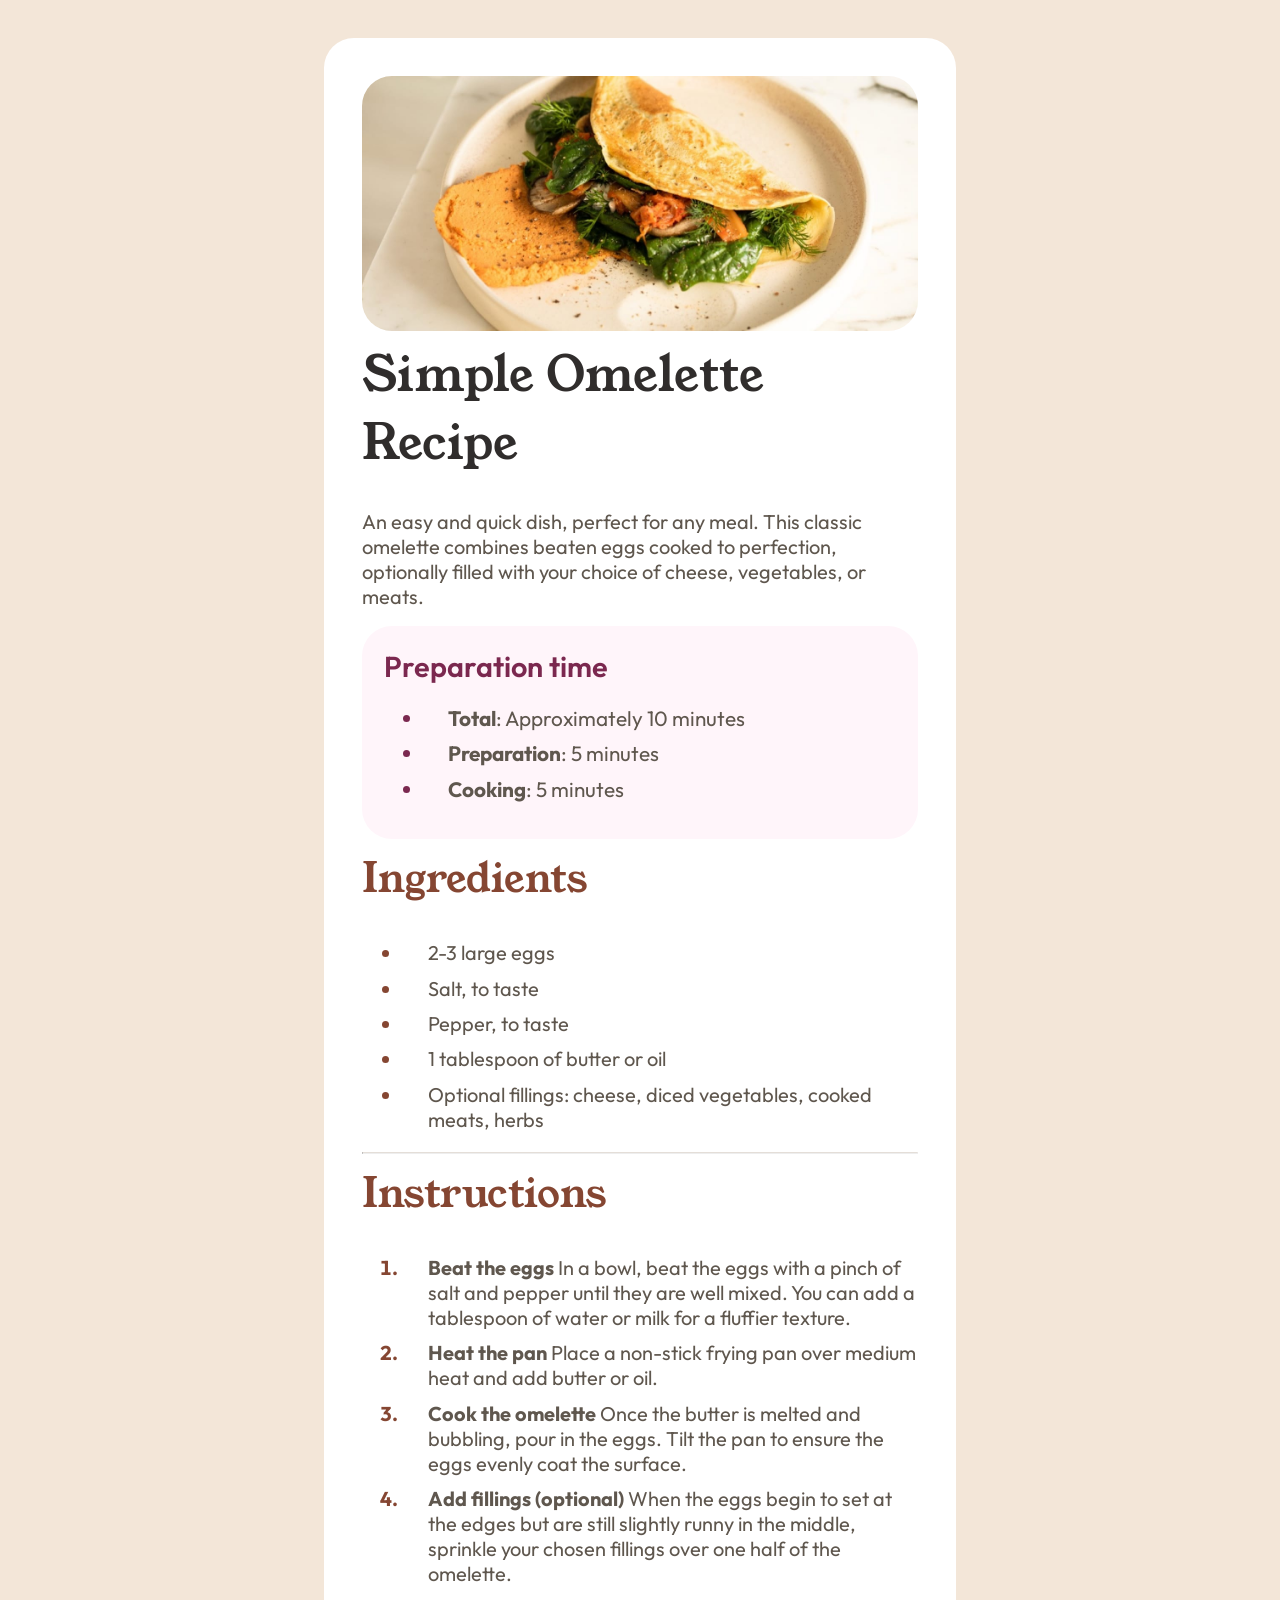
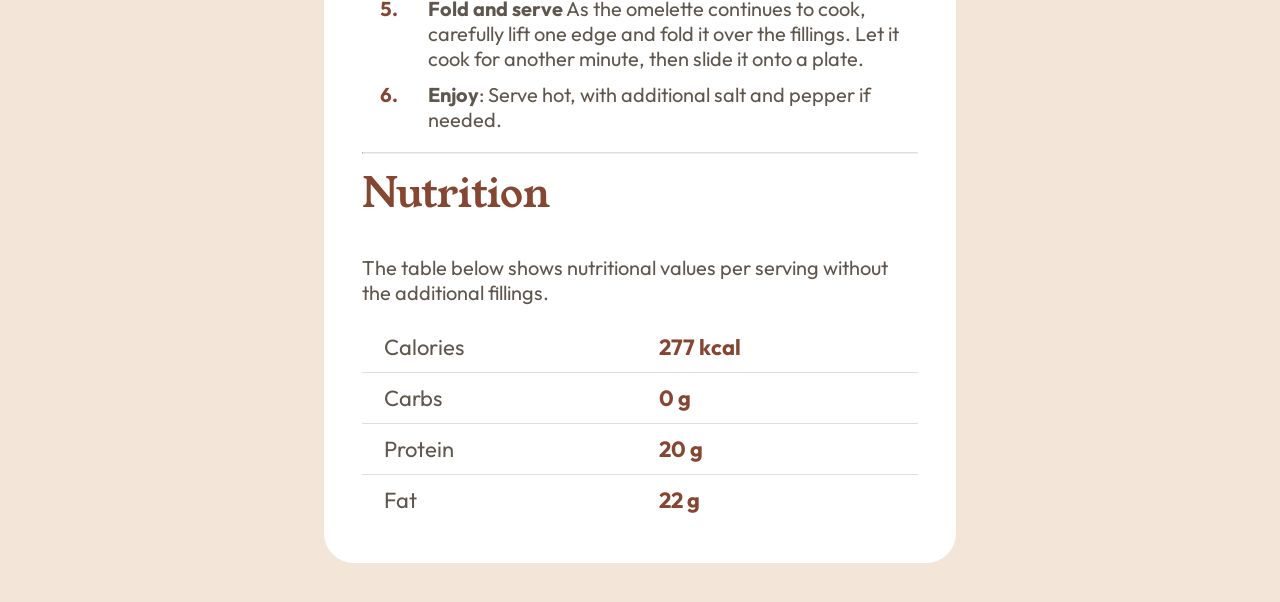
<file: index.html>
<!DOCTYPE html>
<html lang="en">
<head>
    <meta charset="UTF-8">
    <meta name="viewport" content="width=device-width, initial-scale=1.0">
    <title>Recept</title>
    <link href="style.css" rel="stylesheet">
    <link rel="preconnect" href="https://fonts.googleapis.com">
    <link rel="preconnect" href="https://fonts.gstatic.com" crossorigin>
    <link href="https://fonts.googleapis.com/css2?family=Outfit:wght@100..900&family=Young+Serif&display=swap" rel="stylesheet">
</head>
<body>
    <div class="center">
        <img src="image-omelette.jpeg">
        <h1>Simple Omelette Recipe</h1>
        An easy and quick dish, perfect for any meal. This classic omelette combines beaten eggs cooked 
        to perfection, optionally filled with your choice of cheese, vegetables, or meats.
        <div class="purple">
            <h1>Preparation time</h1>

            <ul>
                <li><b>Total</b>: Approximately 10 minutes</li>
                <li><b>Preparation</b>: 5 minutes</li>
                <li><b>Cooking</b>: 5 minutes</li>
            </ul>
        </div>
        <h2>Ingredients</h2>
        <ul>
            <li>2-3 large eggs</li>
            <li>Salt, to taste</li>
            <li>Pepper, to taste</li>
            <li>1 tablespoon of butter or oil</li>
            <li>Optional fillings: cheese, diced vegetables, cooked meats, herbs</li>
        </ul>
        <hr>
        <h2>Instructions</h2>
        <ol>
            <li><b>Beat the eggs</b> In a bowl, beat the eggs with a pinch of salt and pepper until they are well mixed. 
            You can add a tablespoon of water or milk for a fluffier texture.</li>

            <li><b>Heat the pan</b> Place a non-stick frying pan over medium heat and add butter or oil.</li>

            <li><b>Cook the omelette</b> Once the butter is melted and bubbling, pour in the eggs. Tilt the pan to ensure 
            the eggs evenly coat the surface.</li>

            <li><b>Add fillings (optional)</b> When the eggs begin to set at the edges but are still slightly runny in the 
            middle, sprinkle your chosen fillings over one half of the omelette.</li>

            <li><b>Fold and serve</b> As the omelette continues to cook, carefully lift one edge and fold it over the 
            fillings. Let it cook for another minute, then slide it onto a plate.</li>

            <li><b>Enjoy</b>: Serve hot, with additional salt and pepper if needed.</li>
        </ol>
        <hr>
        <h2>Nutrition</h2>
        The table below shows nutritional values per serving without the additional fillings.
        <table>
            <tr><td>Calories</td><td class="right">277 kcal</td></tr>
            <tr><td>Carbs</td><td class="right">0 g</td></tr>
            <tr><td>Protein</td><td class="right">20 g</td></tr>
            <tr class="t_last"><td>Fat</td><td class="right">22 g</td></tr>
        </table>

    </div>
</body>
</html>
</file>
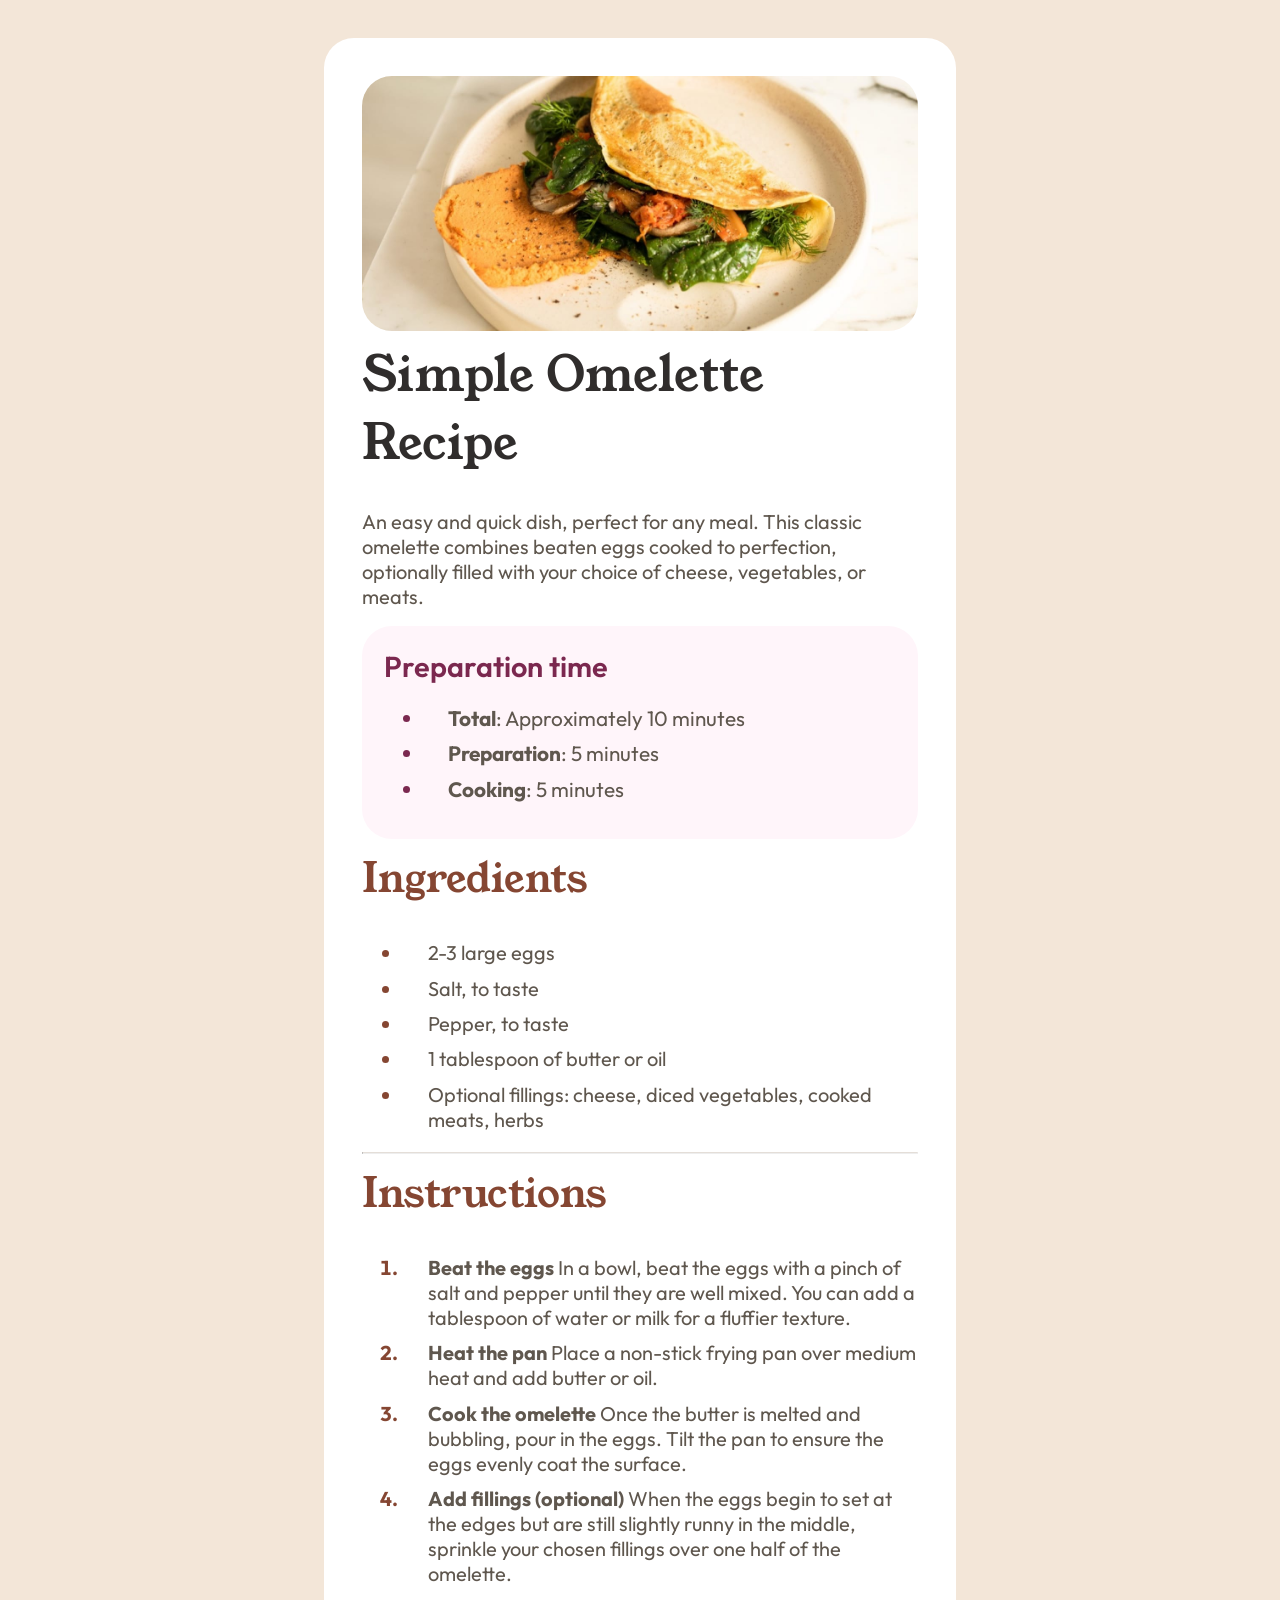
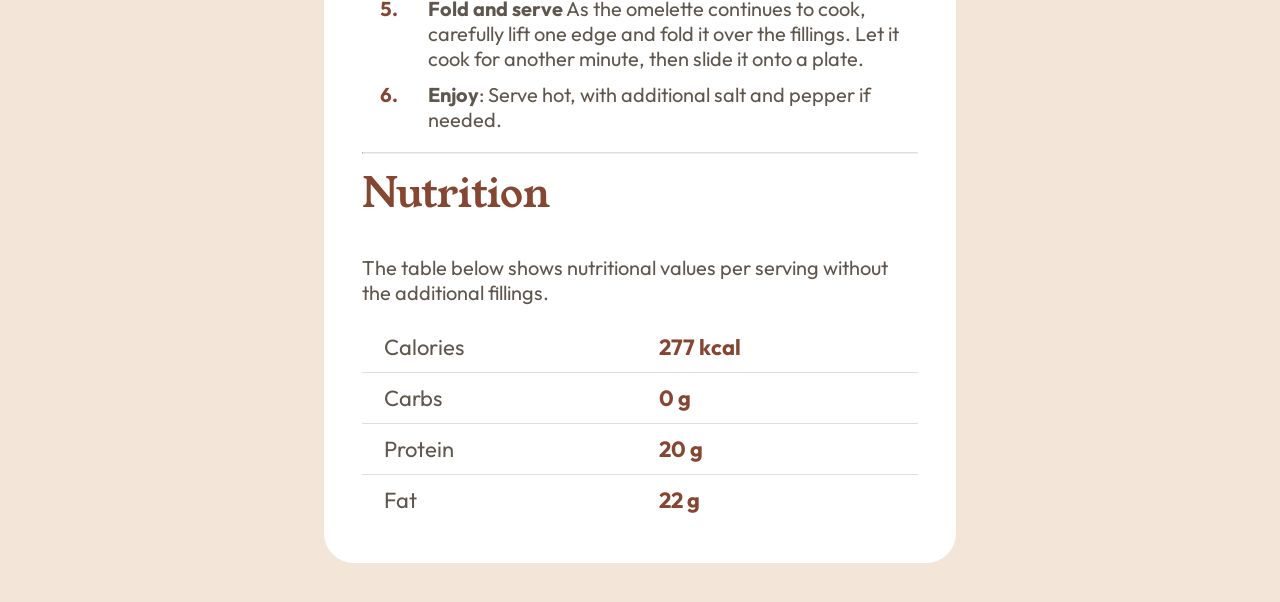
<file: index (1).html>
<!DOCTYPE html>
<html lang="en">
<head>
    <meta charset="UTF-8">
    <meta name="viewport" content="width=device-width, initial-scale=1.0">
    <title>Recept</title>
    <link href="style (1).css" rel="stylesheet">
    <link rel="preconnect" href="https://fonts.googleapis.com">
    <link rel="preconnect" href="https://fonts.gstatic.com" crossorigin>
    <link href="https://fonts.googleapis.com/css2?family=Outfit:wght@100..900&family=Young+Serif&display=swap" rel="stylesheet">
</head>
<body>
    <div class="center">
        <img src="image-omelette.jpeg">
        <h1>Simple Omelette Recipe</h1>
        An easy and quick dish, perfect for any meal. This classic omelette combines beaten eggs cooked 
        to perfection, optionally filled with your choice of cheese, vegetables, or meats.
        <div class="purple">
            <h1>Preparation time</h1>

            <ul>
                <li><b>Total</b>: Approximately 10 minutes</li>
                <li><b>Preparation</b>: 5 minutes</li>
                <li><b>Cooking</b>: 5 minutes</li>
            </ul>
        </div>
        <h2>Ingredients</h2>
        <ul>
            <li>2-3 large eggs</li>
            <li>Salt, to taste</li>
            <li>Pepper, to taste</li>
            <li>1 tablespoon of butter or oil</li>
            <li>Optional fillings: cheese, diced vegetables, cooked meats, herbs</li>
        </ul>
        <hr>
        <h2>Instructions</h2>
        <ol>
            <li><b>Beat the eggs</b> In a bowl, beat the eggs with a pinch of salt and pepper until they are well mixed. 
            You can add a tablespoon of water or milk for a fluffier texture.</li>

            <li><b>Heat the pan</b> Place a non-stick frying pan over medium heat and add butter or oil.</li>

            <li><b>Cook the omelette</b> Once the butter is melted and bubbling, pour in the eggs. Tilt the pan to ensure 
            the eggs evenly coat the surface.</li>

            <li><b>Add fillings (optional)</b> When the eggs begin to set at the edges but are still slightly runny in the 
            middle, sprinkle your chosen fillings over one half of the omelette.</li>

            <li><b>Fold and serve</b> As the omelette continues to cook, carefully lift one edge and fold it over the 
            fillings. Let it cook for another minute, then slide it onto a plate.</li>

            <li><b>Enjoy</b>: Serve hot, with additional salt and pepper if needed.</li>
        </ol>
        <hr>
        <h2>Nutrition</h2>
        The table below shows nutritional values per serving without the additional fillings.
        <table>
            <tr><td>Calories</td><td class="right">277 kcal</td></tr>
            <tr><td>Carbs</td><td class="right">0 g</td></tr>
            <tr><td>Protein</td><td class="right">20 g</td></tr>
            <tr class="t_last"><td>Fat</td><td class="right">22 g</td></tr>
        </table>

    </div>
</body>
</html>
</file>
<file: style.css>
* {
    box-sizing: border-box;
}

body {
    background-color: hsl(30, 54%, 90%);
}

div.center {
    width: 50%;
    background-color: hsl(0, 0%, 100%);
    border-radius: 30px;
    margin: 3vw;
    margin-left: 25%;
    padding: 3%;
    font-size: 20px;

    font-family: "Outfit", sans-serif;
    font-optical-sizing: auto;
    font-weight: 400;
    color: hsl(30, 10%, 34%);
}
.purple {
    background-color: hsl(330, 100%, 98%);
    border-radius: 30px;
    width: 100%;
    padding: 3%;
    padding-left: 4%;
    margin-top: 3%;
    font-size: 1.3rem;
}
.purple h1 {
    color: hsl(332, 51%, 32%);
    font-family: "Outfit", sans-serif;
    font-optical-sizing: auto;
    font-weight: 600;
    font-size: 1.8rem;
}
ul {
    list-style-type: disc;
    list-style-position: outside;
}
.purple li::marker {
  color: hsl(332, 51%, 32%);
}
li::marker {
  color: hsl(14, 45%, 36%);
  font-weight: 700;
}
li {
  padding-left: 5%;
  margin-top: 2%;
}


.center img {
    width: 100%;
    height: auto;
    border-radius: 30px;
    margin: 0%;
}

h1 {
    font-family: "Young Serif", serif;
    font-weight: 400;
    margin-top: 1%;
    font-size: 3rem;
    color: hsl(24, 5%, 18%);
}

h2 {
    color: hsl(14, 45%, 36%);
    font-family: "Young Serif", serif;
    font-weight: 400;
    margin-top: 2%;
    font-size: 2.5rem;
}

hr {
    border-top: 1px solid hsl(30, 18%, 87%);
}

.center table {
    width: 100%;
    margin-top: 3%;
    border-collapse: collapse;
}
.center td {
    padding: 2%;
    padding-left: 4%;
    font-size: 22px;
    border-bottom: 1px solid hsl(30, 18%, 87%);
}
.t_last td {
    border-bottom: none;
}
.center td.right {
    color: hsl(14, 45%, 36%);
    font-weight: 700;
}
</file>
<file: style (1).css>
* {
    box-sizing: border-box;
}

body {
    background-color: hsl(30, 54%, 90%);
}

div.center {
    width: 50%;
    background-color: hsl(0, 0%, 100%);
    border-radius: 30px;
    margin: 3vw;
    margin-left: 25%;
    padding: 3%;
    font-size: 20px;

    font-family: "Outfit", sans-serif;
    font-optical-sizing: auto;
    font-weight: 400;
    color: hsl(30, 10%, 34%);
}
.purple {
    background-color: hsl(330, 100%, 98%);
    border-radius: 30px;
    width: 100%;
    padding: 3%;
    padding-left: 4%;
    margin-top: 3%;
    font-size: 1.3rem;
}
.purple h1 {
    color: hsl(332, 51%, 32%);
    font-family: "Outfit", sans-serif;
    font-optical-sizing: auto;
    font-weight: 600;
    font-size: 1.8rem;
}
ul {
    list-style-type: disc;
    list-style-position: outside;
}
.purple li::marker {
  color: hsl(332, 51%, 32%);
}
li::marker {
  color: hsl(14, 45%, 36%);
  font-weight: 700;
}
li {
  padding-left: 5%;
  margin-top: 2%;
}


.center img {
    width: 100%;
    height: auto;
    border-radius: 30px;
    margin: 0%;
}

h1 {
    font-family: "Young Serif", serif;
    font-weight: 400;
    margin-top: 1%;
    font-size: 3rem;
    color: hsl(24, 5%, 18%);
}

h2 {
    color: hsl(14, 45%, 36%);
    font-family: "Young Serif", serif;
    font-weight: 400;
    margin-top: 2%;
    font-size: 2.5rem;
}

hr {
    border-top: 1px solid hsl(30, 18%, 87%);
}

.center table {
    width: 100%;
    margin-top: 3%;
    border-collapse: collapse;
}
.center td {
    padding: 2%;
    padding-left: 4%;
    font-size: 22px;
    border-bottom: 1px solid hsl(30, 18%, 87%);
}
.t_last td {
    border-bottom: none;
}
.center td.right {
    color: hsl(14, 45%, 36%);
    font-weight: 700;
}
</file>
